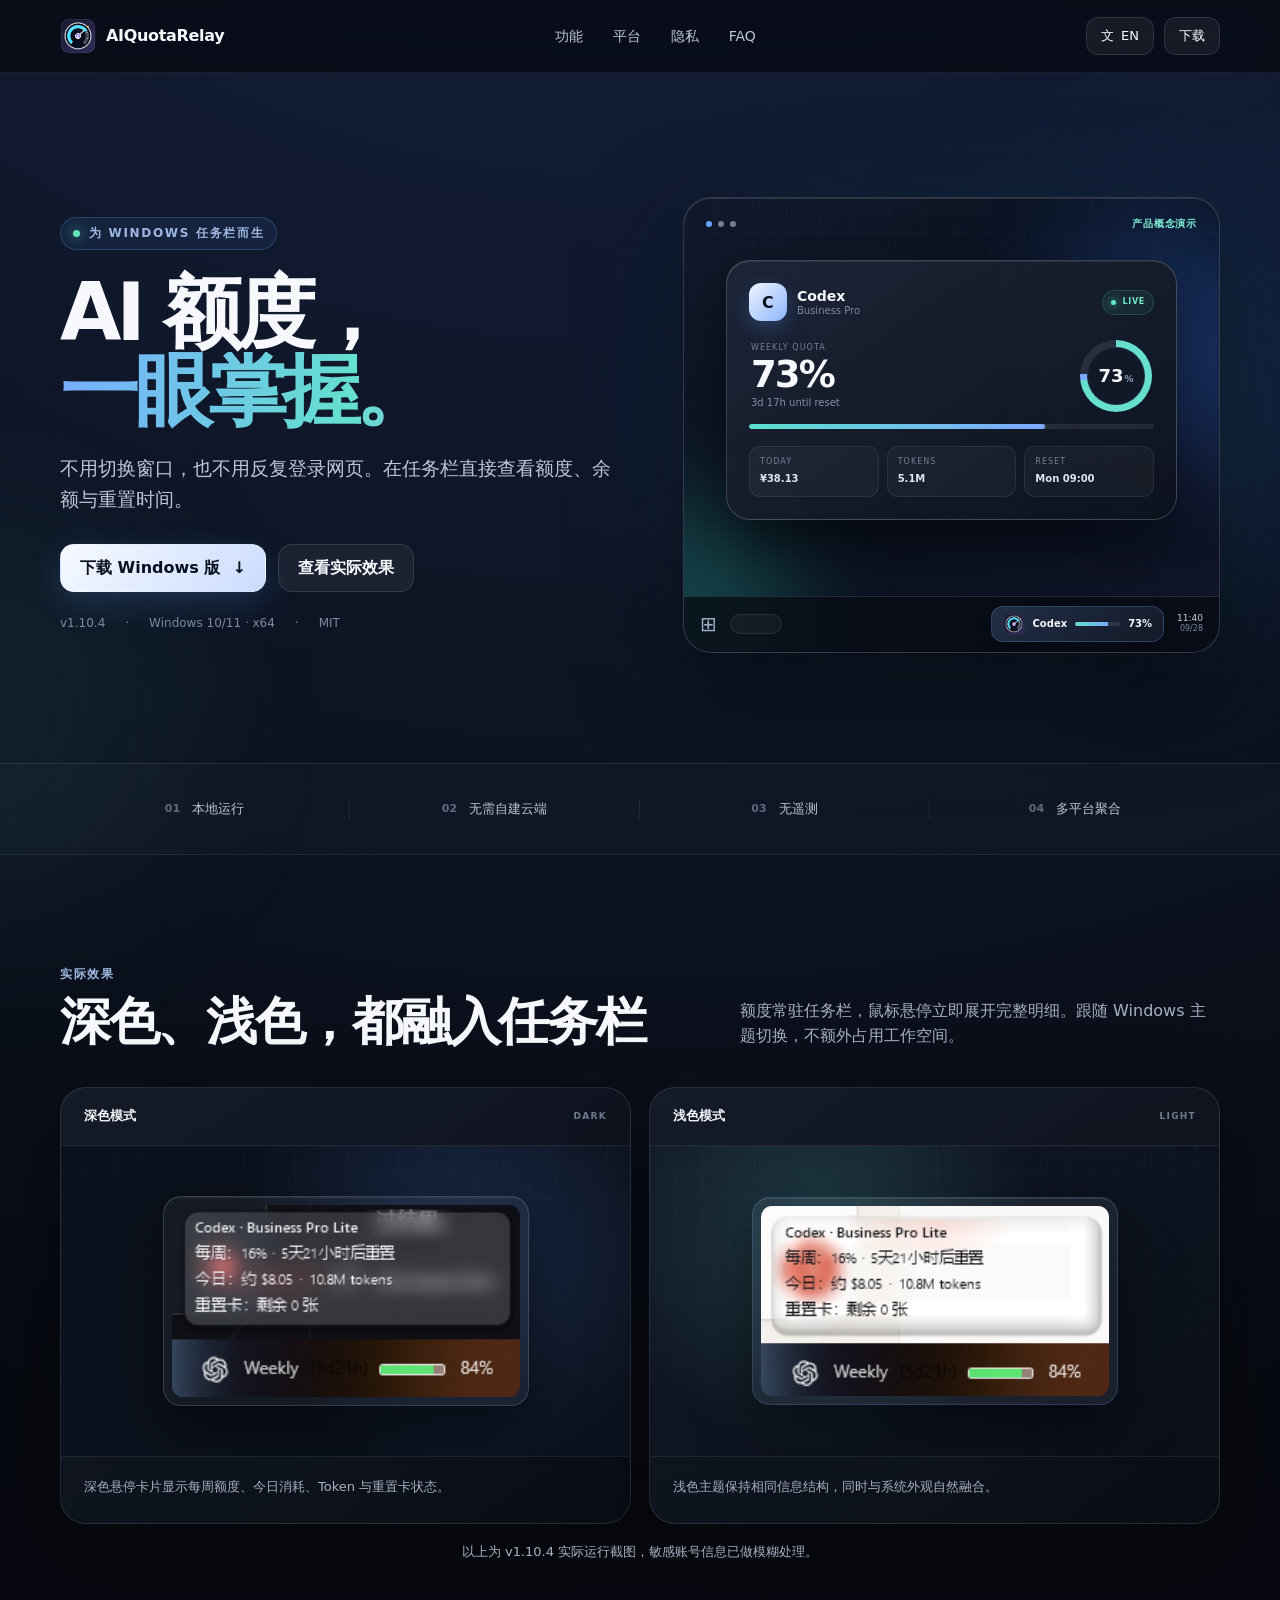
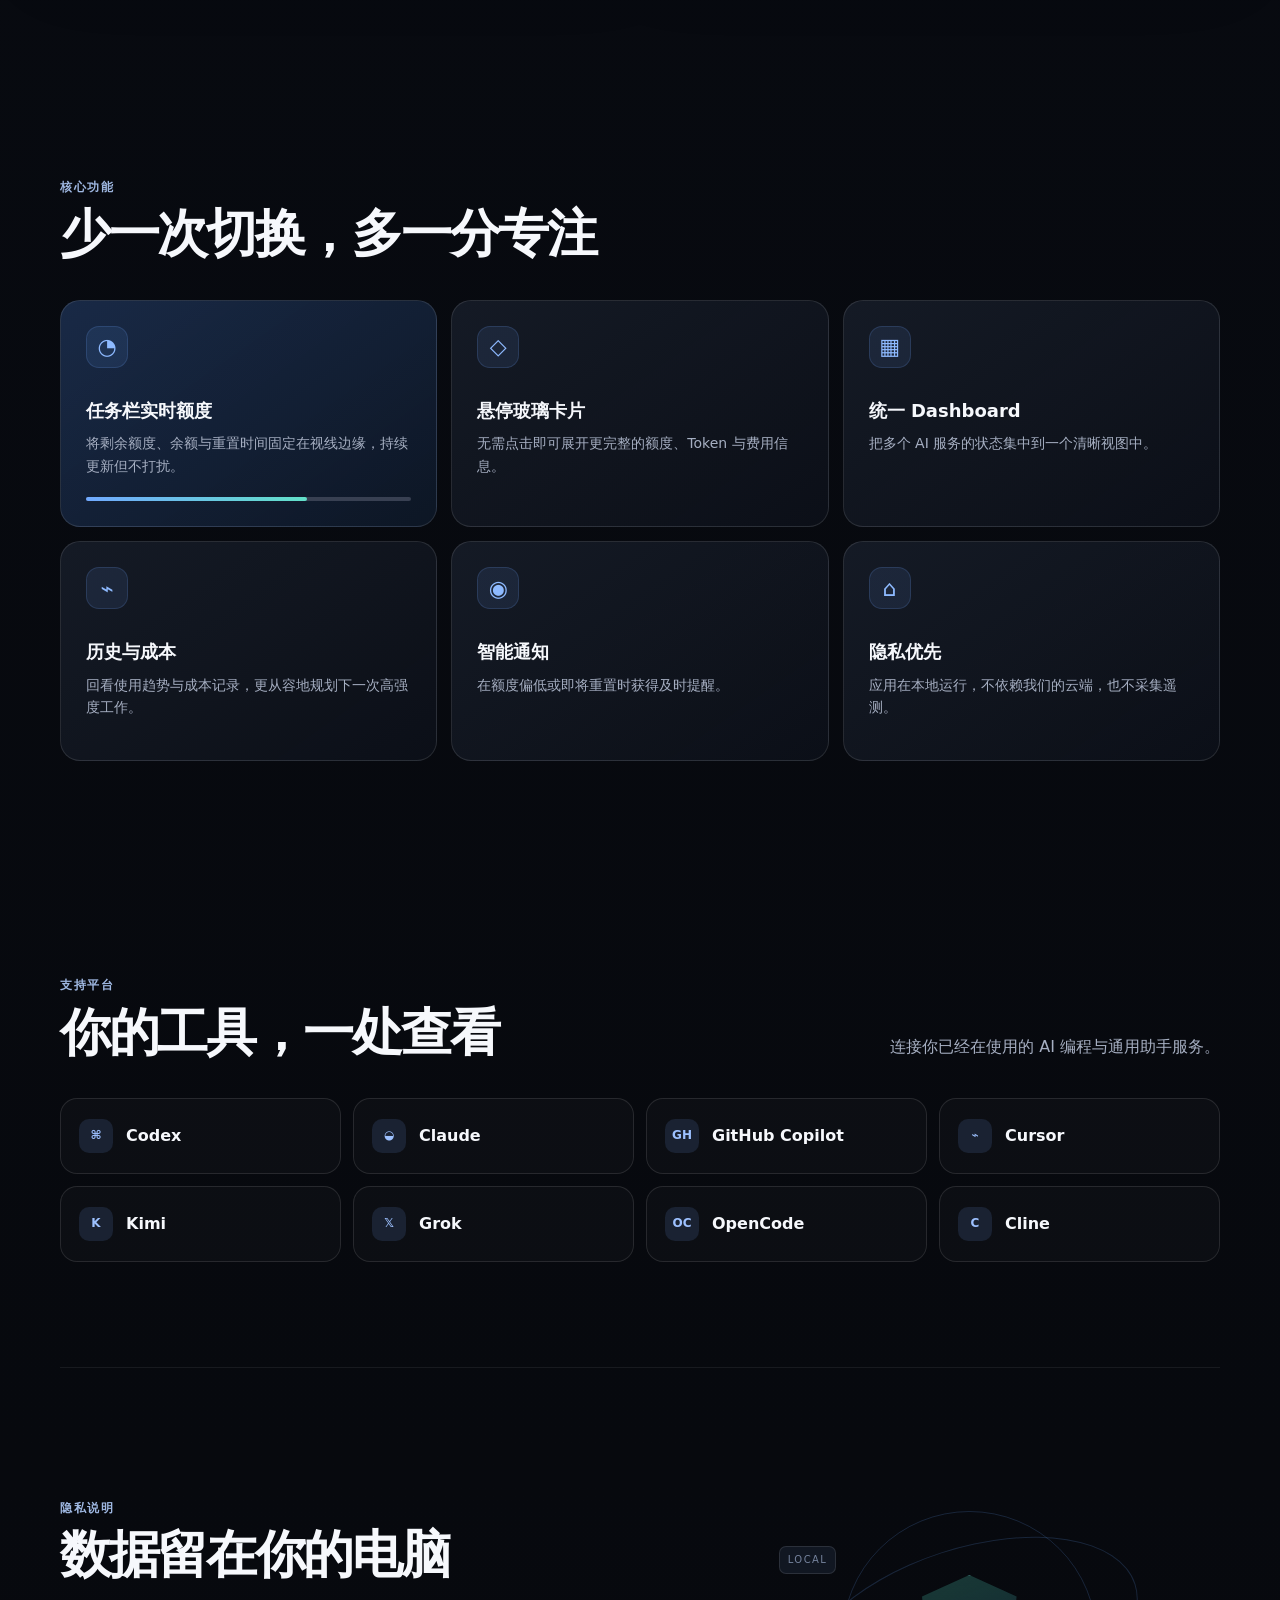
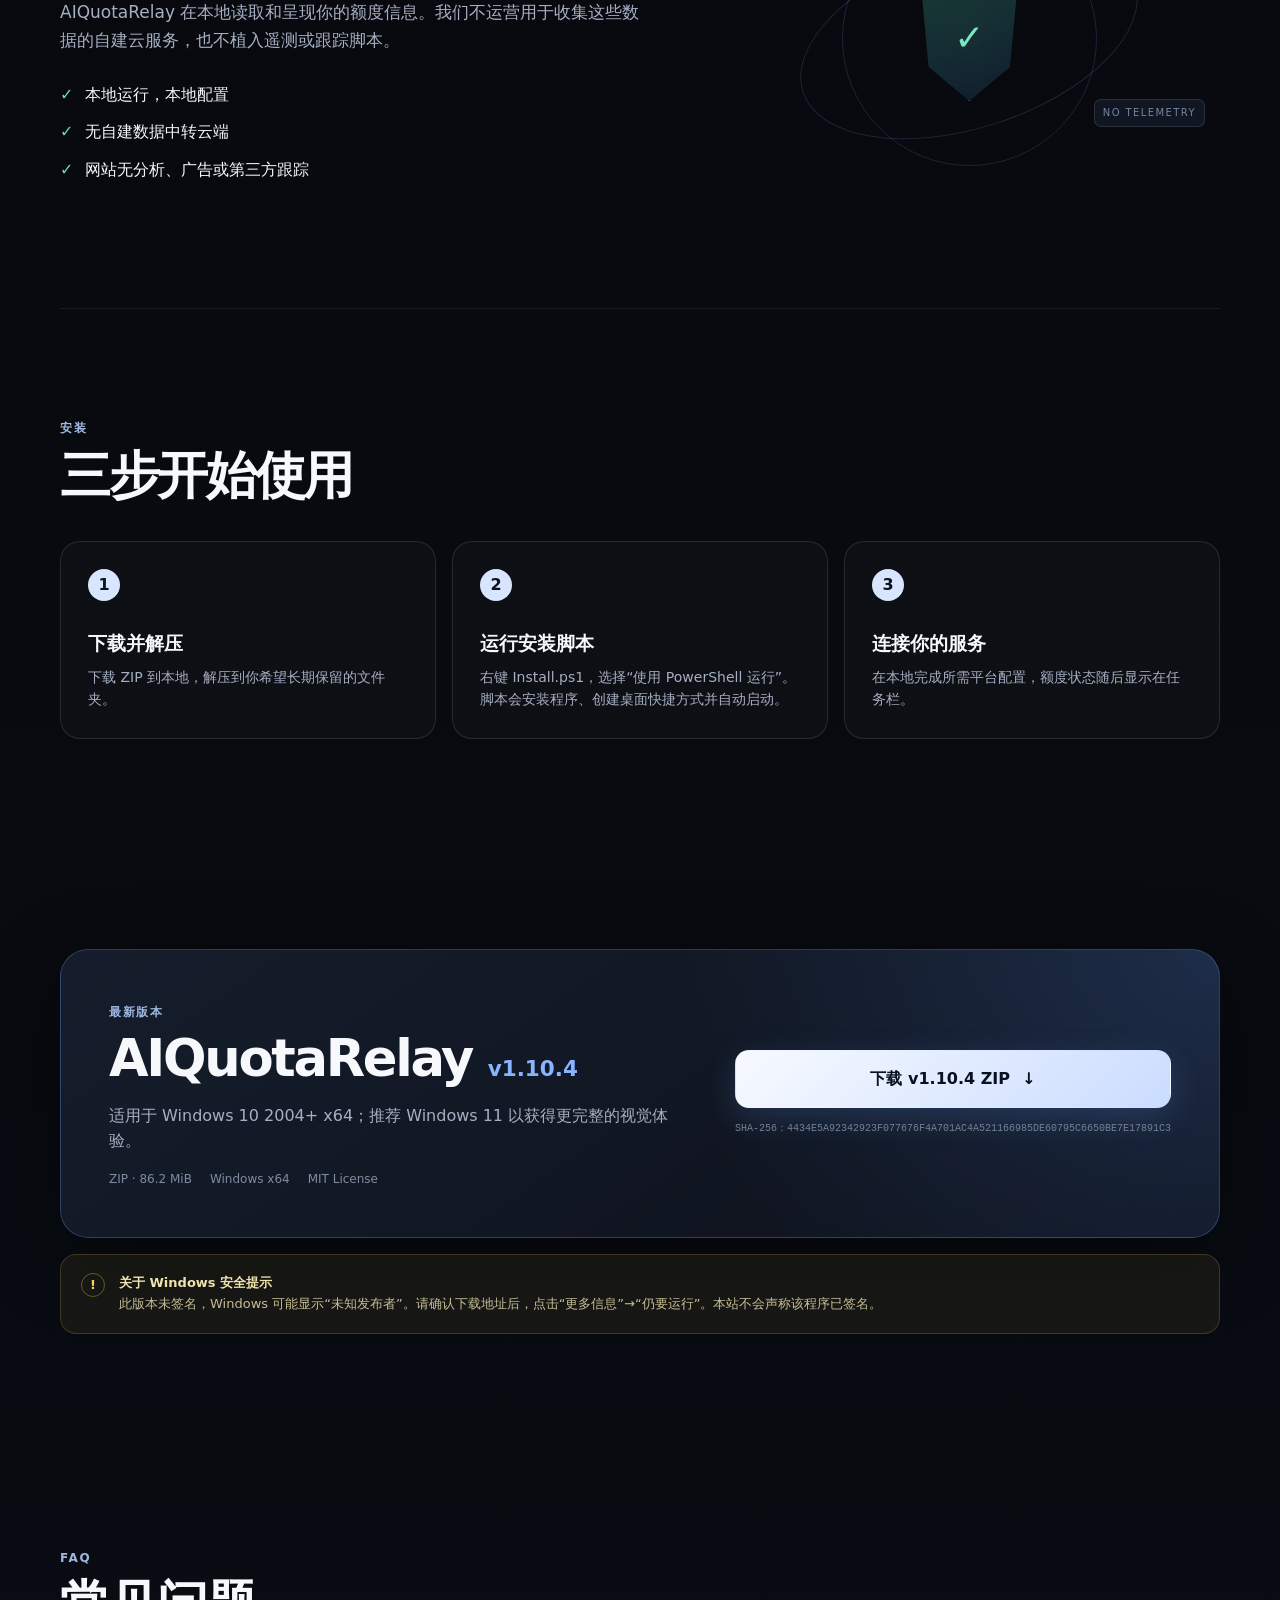
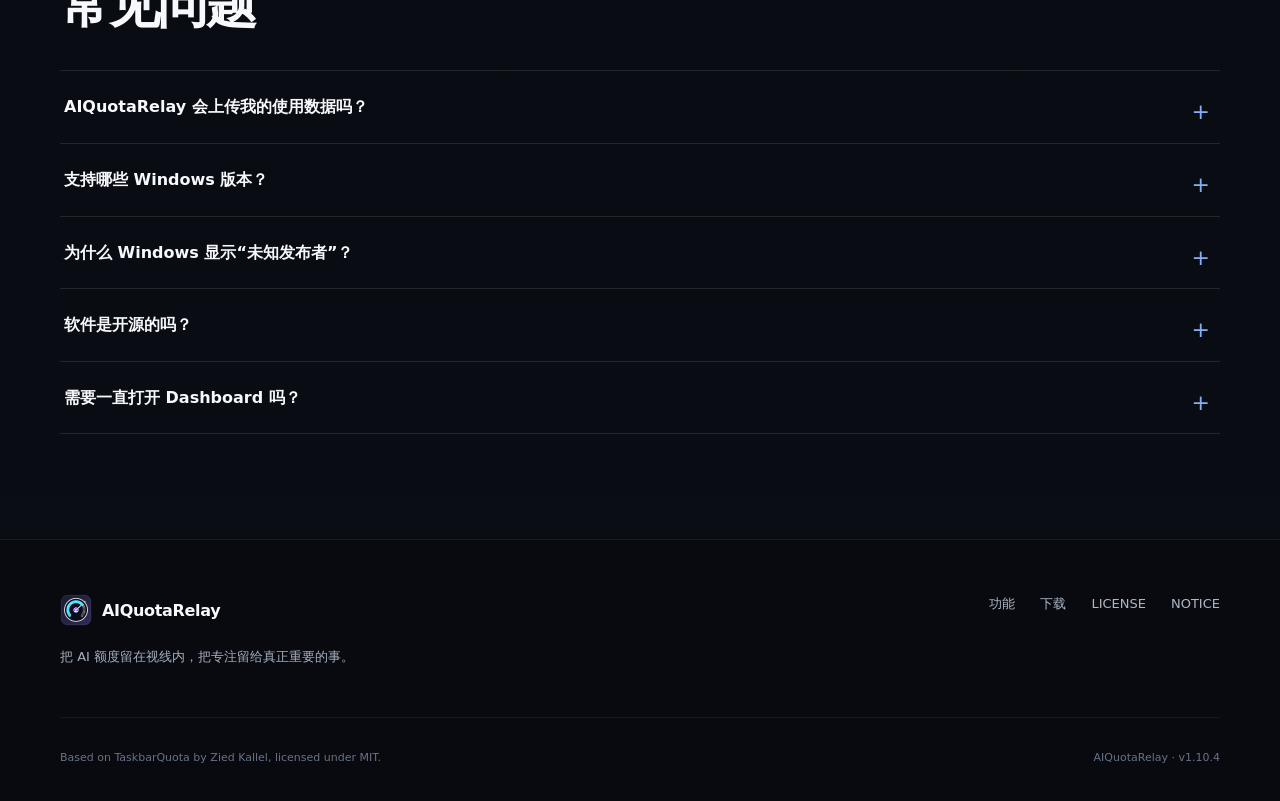
<file: index.html>
<!doctype html>
<html lang="zh-CN" data-lang="zh">
<head>
  <meta charset="utf-8">
  <meta name="viewport" content="width=device-width, initial-scale=1">
  <meta name="description" content="AIQuotaRelay — 在 Windows 任务栏直接查看 AI 编程工具额度、余额与重置时间。">
  <meta name="theme-color" content="#080b12">
  <title>AIQuotaRelay — AI 额度，一眼掌握</title>
  <link rel="icon" href="assets/AIQuotaRelay.ico" sizes="any">
  <link rel="apple-touch-icon" href="assets/AIQuotaRelay.png">
  <link rel="stylesheet" href="styles-v3.css">
  <script src="app-v3.js" defer></script>
</head>
<body>
  <a class="skip-link" href="#main" data-i18n="skip">跳到主要内容</a>
  <div class="ambient ambient-one" aria-hidden="true"></div><div class="ambient ambient-two" aria-hidden="true"></div>
  <header class="site-header">
    <nav class="nav shell" aria-label="主导航">
      <a class="brand" href="#top" aria-label="AIQuotaRelay 首页"><img src="assets/AIQuotaRelay.png" alt="" width="36" height="36"><span>AIQuotaRelay</span></a>
      <div class="nav-links">
        <a href="#features" data-i18n="navFeatures">功能</a><a href="#platforms" data-i18n="navPlatforms">平台</a><a href="#privacy" data-i18n="navPrivacy">隐私</a><a href="#faq">FAQ</a>
      </div>
      <div class="nav-actions"><button class="lang-toggle" type="button" aria-label="Switch to English"><span aria-hidden="true">文</span><span id="langLabel">EN</span></button><a class="nav-download" href="#download" data-i18n="navDownload">下载</a></div>
    </nav>
  </header>

  <main id="main">
    <section class="hero shell" id="top">
      <div class="hero-copy">
        <div class="eyebrow"><span class="status-dot"></span><span data-i18n="eyebrow">为 Windows 任务栏而生</span></div>
        <h1><span data-i18n="heroTitleA">AI 额度，</span><span class="gradient-text" data-i18n="heroTitleB">一眼掌握。</span></h1>
        <p class="hero-lead" data-i18n="heroLead">不用切换窗口，也不用反复登录网页。在任务栏直接查看额度、余额与重置时间。</p>
        <div class="hero-actions">
          <a class="button primary" href="https://github.com/Lanzier/AIQuotaRelay/releases/download/v1.10.4/AIQuotaRelay-v1.10.4-win-x64.zip" data-download><span data-i18n="downloadWin">下载 Windows 版</span><span aria-hidden="true">↓</span></a>
          <a class="button secondary" href="#demo" data-i18n="seeDemo">查看实际效果</a>
        </div>
        <div class="hero-meta"><span>v1.10.4</span><span>Windows 10/11 · x64</span><span>MIT</span></div>
      </div>
      <div class="hero-visual" aria-label="AIQuotaRelay 产品界面概念演示">
        <div class="window-glow"></div>
        <div class="mock-desktop hero-mock">
          <div class="mock-topline"><span><i></i><i></i><i></i></span><b data-i18n="liveData">产品概念演示</b></div>
          <div class="desktop-halo halo-a"></div><div class="desktop-halo halo-b"></div>
          <div class="quota-flyout">
            <div class="flyout-head"><div class="provider-badge">C</div><div><strong>Codex</strong><small>Business Pro</small></div><span class="live-pill"><i></i> LIVE</span></div>
            <div class="quota-overview"><div class="quota-copy"><span>WEEKLY QUOTA</span><strong>73%</strong><small>3d 17h until reset</small></div><div class="quota-ring"><span>73<small>%</small></span></div></div>
            <div class="quota-progress"><span></span></div>
            <div class="quota-metrics"><div><span>TODAY</span><b>¥38.13</b></div><div><span>TOKENS</span><b>5.1M</b></div><div><span>RESET</span><b>Mon 09:00</b></div></div>
          </div>
          <div class="mock-taskbar"><span class="windows-mark">⊞</span><span class="taskbar-search"></span><span class="taskbar-spacer"></span><span class="quota-chip"><img src="assets/AIQuotaRelay.png" alt="" width="22" height="22"><b>Codex</b><i><em></em></i><strong>73%</strong></span><span class="mock-clock">11:40<br><small>09/28</small></span></div>
        </div>
      </div>
    </section>

    <section class="trust-strip" aria-label="产品特性摘要"><div class="shell trust-grid">
      <span><b>01</b><i data-i18n="trustLocal">本地运行</i></span><span><b>02</b><i data-i18n="trustCloud">无需自建云端</i></span><span><b>03</b><i data-i18n="trustTelemetry">无遥测</i></span><span><b>04</b><i data-i18n="trustPlatforms">多平台聚合</i></span>
    </div></section>

    <section class="section shell" id="demo">
      <div class="section-heading"><div><span class="kicker" data-i18n="demoKicker">实际效果</span><h2 data-i18n="demoTitle">深色、浅色，都融入任务栏</h2></div><p data-i18n="demoLead">额度常驻任务栏，鼠标悬停立即展开完整明细。跟随 Windows 主题切换，不额外占用工作空间。</p></div>
      <div class="actual-grid">
        <figure class="actual-card">
          <div class="actual-label"><span data-i18n="demoCard1Title">深色模式</span><i>DARK</i></div>
          <div class="actual-stage actual-dark"><div class="actual-shot"><img src="assets/taskbar-actual-dark-v1.10.4.png" alt="AIQuotaRelay v1.10.4 深色模式实际运行截图" width="242" height="133" loading="lazy"></div></div>
          <figcaption data-i18n="demoCard1Body">深色悬停卡片显示每周额度、今日消耗、Token 与重置卡状态。</figcaption>
        </figure>
        <figure class="actual-card">
          <div class="actual-label"><span data-i18n="demoCard2Title">浅色模式</span><i>LIGHT</i></div>
          <div class="actual-stage actual-light"><div class="actual-shot"><img src="assets/taskbar-actual-light-v1.10.4.png" alt="AIQuotaRelay v1.10.4 浅色模式实际运行截图" width="244" height="133" loading="lazy"></div></div>
          <figcaption data-i18n="demoCard2Body">浅色主题保持相同信息结构，同时与系统外观自然融合。</figcaption>
        </figure>
      </div>
      <p class="image-note" data-i18n="imageNote">以上为 v1.10.4 实际运行截图，敏感账号信息已做模糊处理。</p>
    </section>

    <section class="section shell" id="features">
      <div class="section-heading"><div><span class="kicker" data-i18n="featuresKicker">核心功能</span><h2 data-i18n="featuresTitle">少一次切换，多一分专注</h2></div></div>
      <div class="feature-grid">
        <article class="feature featured"><div class="icon">◔</div><h3 data-i18n="f1t">任务栏实时额度</h3><p data-i18n="f1b">将剩余额度、余额与重置时间固定在视线边缘，持续更新但不打扰。</p><div class="mini-meter"><span></span></div></article>
        <article class="feature"><div class="icon">◇</div><h3 data-i18n="f2t">悬停玻璃卡片</h3><p data-i18n="f2b">无需点击即可展开更完整的额度、Token 与费用信息。</p></article>
        <article class="feature"><div class="icon">▦</div><h3 data-i18n="f3t">统一 Dashboard</h3><p data-i18n="f3b">把多个 AI 服务的状态集中到一个清晰视图中。</p></article>
        <article class="feature"><div class="icon">⌁</div><h3 data-i18n="f4t">历史与成本</h3><p data-i18n="f4b">回看使用趋势与成本记录，更从容地规划下一次高强度工作。</p></article>
        <article class="feature"><div class="icon">◉</div><h3 data-i18n="f5t">智能通知</h3><p data-i18n="f5b">在额度偏低或即将重置时获得及时提醒。</p></article>
        <article class="feature"><div class="icon">⌂</div><h3 data-i18n="f6t">隐私优先</h3><p data-i18n="f6b">应用在本地运行，不依赖我们的云端，也不采集遥测。</p></article>
      </div>
    </section>

    <section class="section shell" id="platforms">
      <div class="section-heading"><div><span class="kicker" data-i18n="platformKicker">支持平台</span><h2 data-i18n="platformTitle">你的工具，一处查看</h2></div><p data-i18n="platformLead">连接你已经在使用的 AI 编程与通用助手服务。</p></div>
      <div class="platform-list">
        <span><b>⌘</b>Codex</span><span><b>◒</b>Claude</span><span><b>GH</b>GitHub Copilot</span><span><b>⌁</b>Cursor</span><span><b>K</b>Kimi</span><span><b>𝕏</b>Grok</span><span><b>OC</b>OpenCode</span><span><b>C</b>Cline</span>
      </div>
    </section>

    <section class="section shell privacy" id="privacy">
      <div class="privacy-copy"><span class="kicker" data-i18n="privacyKicker">隐私说明</span><h2 data-i18n="privacyTitle">数据留在你的电脑</h2><p data-i18n="privacyLead">AIQuotaRelay 在本地读取和呈现你的额度信息。我们不运营用于收集这些数据的自建云服务，也不植入遥测或跟踪脚本。</p><ul><li data-i18n="p1">本地运行，本地配置</li><li data-i18n="p2">无自建数据中转云端</li><li data-i18n="p3">网站无分析、广告或第三方跟踪</li></ul></div>
      <div class="privacy-visual" aria-hidden="true"><div class="shield">✓</div><div class="orbit o1"></div><div class="orbit o2"></div><span class="pv-label pv-a">LOCAL</span><span class="pv-label pv-b">NO TELEMETRY</span></div>
    </section>

    <section class="section shell" id="install">
      <div class="section-heading"><div><span class="kicker" data-i18n="installKicker">安装</span><h2 data-i18n="installTitle">三步开始使用</h2></div></div>
      <ol class="steps">
        <li><span>1</span><div><h3 data-i18n="s1t">下载并解压</h3><p data-i18n="s1b">下载 ZIP 到本地，解压到你希望长期保留的文件夹。</p></div></li>
        <li><span>2</span><div><h3 data-i18n="s2t">运行安装脚本</h3><p data-i18n="s2b">右键 Install.ps1，选择“使用 PowerShell 运行”。脚本会安装程序、创建桌面快捷方式并自动启动。</p></div></li>
        <li><span>3</span><div><h3 data-i18n="s3t">连接你的服务</h3><p data-i18n="s3b">在本地完成所需平台配置，额度状态随后显示在任务栏。</p></div></li>
      </ol>
    </section>

    <section class="section shell" id="download">
      <div class="download-panel"><div><span class="kicker" data-i18n="downloadKicker">最新版本</span><h2>AIQuotaRelay <em>v1.10.4</em></h2><p data-i18n="downloadLead">适用于 Windows 10 2004+ x64；推荐 Windows 11 以获得更完整的视觉体验。</p><div class="release-facts"><span>ZIP · 86.2 MiB</span><span>Windows x64</span><span>MIT License</span></div></div>
        <div class="download-side"><a class="button primary big" href="https://github.com/Lanzier/AIQuotaRelay/releases/download/v1.10.4/AIQuotaRelay-v1.10.4-win-x64.zip" data-download><span data-i18n="downloadZip">下载 v1.10.4 ZIP</span><span aria-hidden="true">↓</span></a><code data-i18n="shaPending">SHA-256：4434E5A92342923F077676F4A701AC4A521166985DE60795C6650BE7E17891C3</code></div>
      </div>
      <div class="warning"><span aria-hidden="true">!</span><p><strong data-i18n="unsignedTitle">关于 Windows 安全提示</strong><br><span data-i18n="unsignedBody">此版本未签名，Windows 可能显示“未知发布者”。请确认下载地址后，点击“更多信息”→“仍要运行”。本站不会声称该程序已签名。</span></p></div>
    </section>

    <section class="section shell faq" id="faq">
      <div class="section-heading"><div><span class="kicker">FAQ</span><h2 data-i18n="faqTitle">常见问题</h2></div></div>
      <div class="faq-list">
        <details><summary data-i18n="q1">AIQuotaRelay 会上传我的使用数据吗？</summary><p data-i18n="a1">不会。应用在本地运行，不使用我们的云端中转，也不包含遥测。各服务的连接仍受其自身条款与接口约束。</p></details>
        <details><summary data-i18n="q2">支持哪些 Windows 版本？</summary><p data-i18n="a2">支持 Windows 10 2004 及以上版本的 x64 设备，推荐使用 Windows 11。</p></details>
        <details><summary data-i18n="q3">为什么 Windows 显示“未知发布者”？</summary><p data-i18n="a3">当前安装包未使用受信任的代码签名证书。确认文件来自本页列出的 GitHub Releases 地址后，可点击“更多信息”→“仍要运行”。</p></details>
        <details><summary data-i18n="q4">软件是开源的吗？</summary><p data-i18n="a4">本项目保留 MIT 许可与原作者署名。AIQuotaRelay 基于 Zied Kallel 的 TaskbarQuota，详情见 LICENSE 与 NOTICE。</p></details>
        <details><summary data-i18n="q5">需要一直打开 Dashboard 吗？</summary><p data-i18n="a5">不需要。日常状态可直接在任务栏查看，需要深入分析时再打开 Dashboard。</p></details>
      </div>
    </section>
  </main>

  <footer><div class="shell footer-grid"><div><a class="brand" href="#top"><img src="assets/AIQuotaRelay.png" alt="" width="32" height="32"><span>AIQuotaRelay</span></a><p data-i18n="footerTag">把 AI 额度留在视线内，把专注留给真正重要的事。</p></div><div class="footer-links"><a href="#features" data-i18n="navFeatures">功能</a><a href="#download" data-i18n="navDownload">下载</a><a href="license.html">LICENSE</a><a href="notice.html">NOTICE</a></div></div><div class="shell footer-bottom"><p>Based on TaskbarQuota by Zied Kallel, licensed under MIT.</p><p>AIQuotaRelay · v1.10.4</p></div></footer>
</body>
</html>
</file>
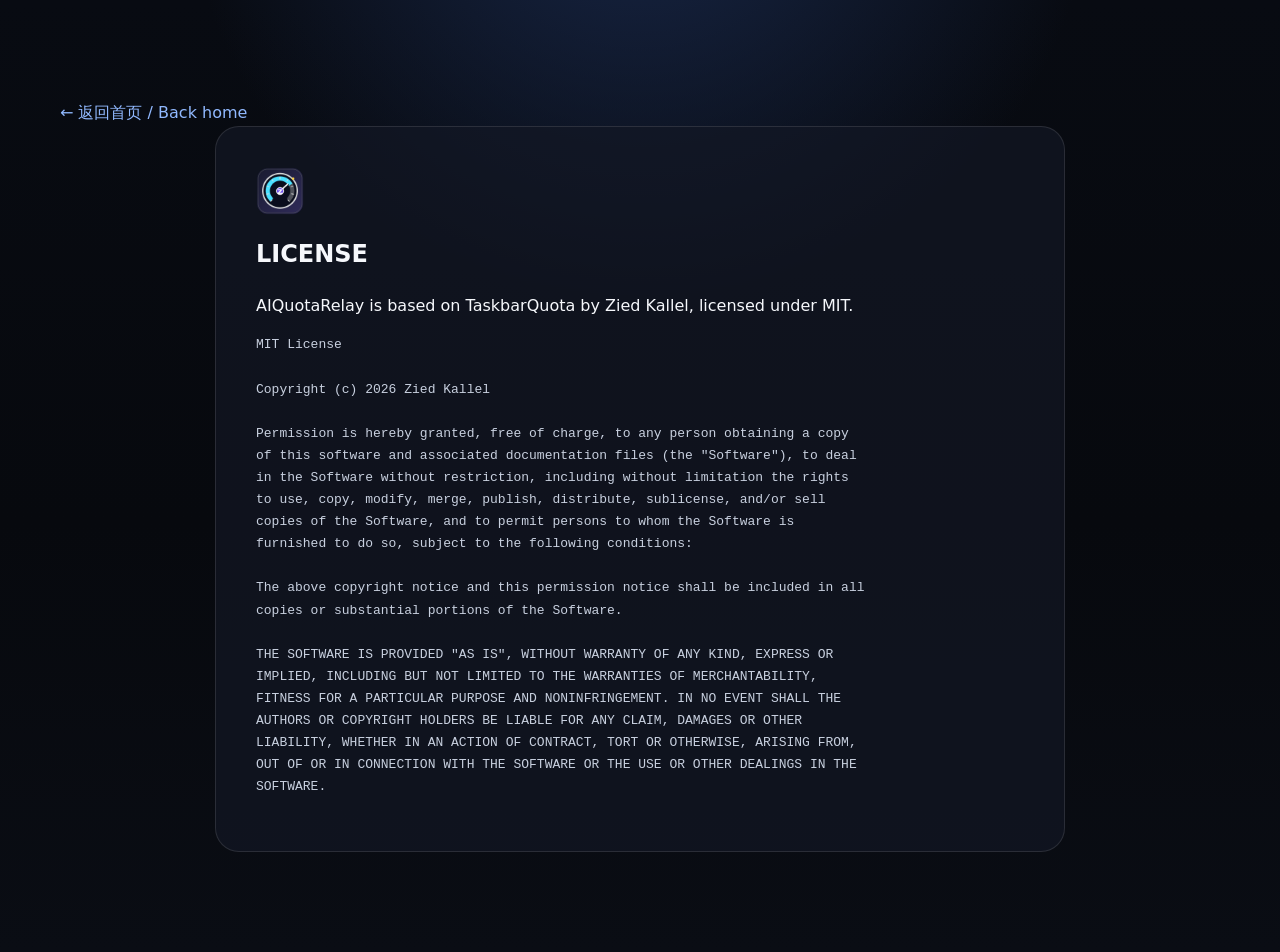
<file: license.html>
<!doctype html><html lang="zh-CN"><head><meta charset="utf-8"><meta name="viewport" content="width=device-width,initial-scale=1"><meta name="theme-color" content="#080b12"><title>LICENSE · AIQuotaRelay</title><link rel="icon" href="assets/AIQuotaRelay.ico"><link rel="stylesheet" href="styles-v3.css"></head><body class="legal-page"><main class="shell"><a class="back-link" href="index.html">← 返回首页 / Back home</a><article class="legal-card"><img src="assets/AIQuotaRelay.png" width="48" height="48" alt="AIQuotaRelay"><h1>LICENSE</h1><p>AIQuotaRelay is based on TaskbarQuota by Zied Kallel, licensed under MIT.</p><pre>MIT License

Copyright (c) 2026 Zied Kallel

Permission is hereby granted, free of charge, to any person obtaining a copy
of this software and associated documentation files (the "Software"), to deal
in the Software without restriction, including without limitation the rights
to use, copy, modify, merge, publish, distribute, sublicense, and/or sell
copies of the Software, and to permit persons to whom the Software is
furnished to do so, subject to the following conditions:

The above copyright notice and this permission notice shall be included in all
copies or substantial portions of the Software.

THE SOFTWARE IS PROVIDED "AS IS", WITHOUT WARRANTY OF ANY KIND, EXPRESS OR
IMPLIED, INCLUDING BUT NOT LIMITED TO THE WARRANTIES OF MERCHANTABILITY,
FITNESS FOR A PARTICULAR PURPOSE AND NONINFRINGEMENT. IN NO EVENT SHALL THE
AUTHORS OR COPYRIGHT HOLDERS BE LIABLE FOR ANY CLAIM, DAMAGES OR OTHER
LIABILITY, WHETHER IN AN ACTION OF CONTRACT, TORT OR OTHERWISE, ARISING FROM,
OUT OF OR IN CONNECTION WITH THE SOFTWARE OR THE USE OR OTHER DEALINGS IN THE
SOFTWARE.
</pre></article></main></body></html>
</file>
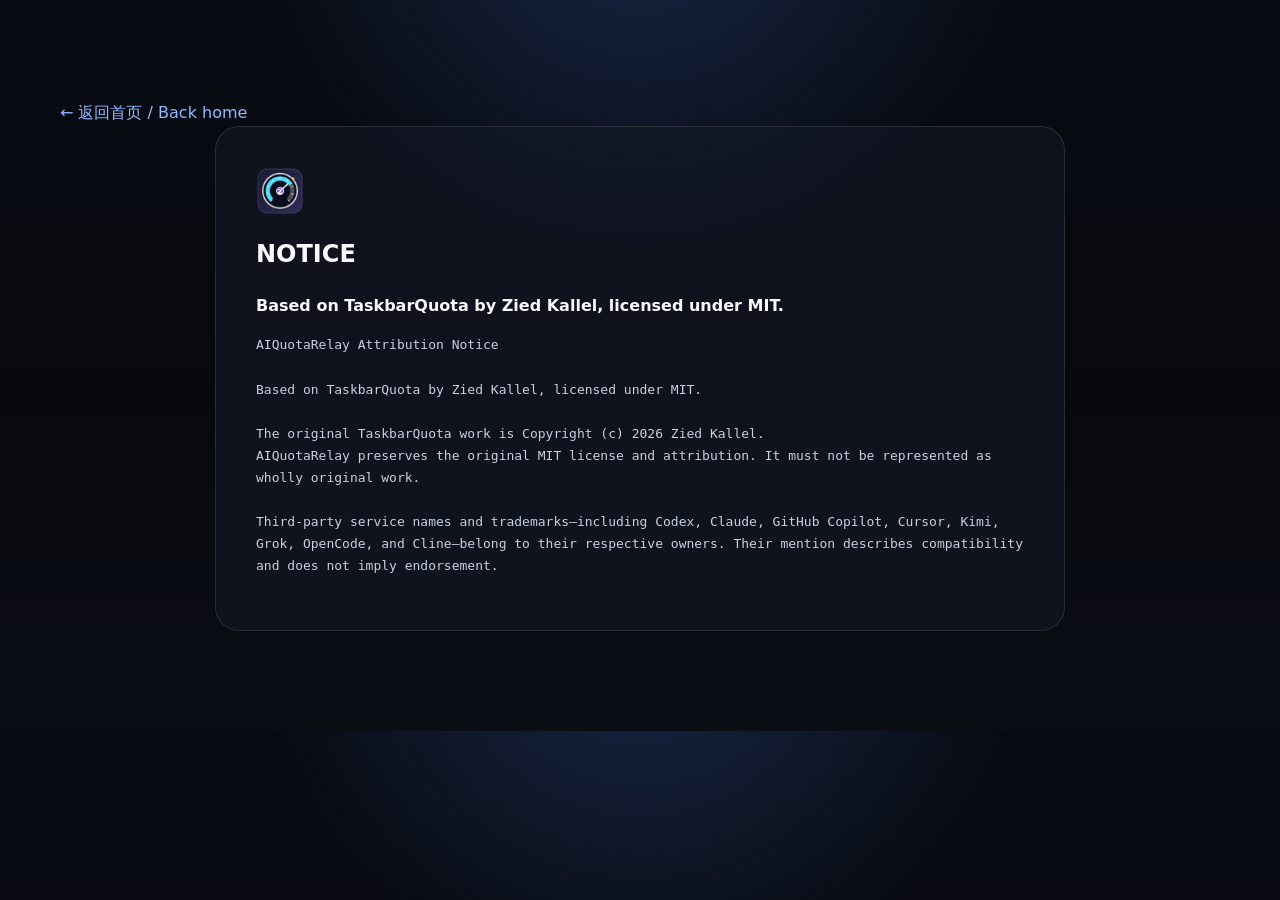
<file: notice.html>
<!doctype html><html lang="zh-CN"><head><meta charset="utf-8"><meta name="viewport" content="width=device-width,initial-scale=1"><meta name="theme-color" content="#080b12"><title>NOTICE · AIQuotaRelay</title><link rel="icon" href="assets/AIQuotaRelay.ico"><link rel="stylesheet" href="styles-v3.css"></head><body class="legal-page"><main class="shell"><a class="back-link" href="index.html">← 返回首页 / Back home</a><article class="legal-card"><img src="assets/AIQuotaRelay.png" width="48" height="48" alt="AIQuotaRelay"><h1>NOTICE</h1><p><strong>Based on TaskbarQuota by Zied Kallel, licensed under MIT.</strong></p><pre>AIQuotaRelay Attribution Notice

Based on TaskbarQuota by Zied Kallel, licensed under MIT.

The original TaskbarQuota work is Copyright (c) 2026 Zied Kallel.
AIQuotaRelay preserves the original MIT license and attribution. It must not be represented as wholly original work.

Third-party service names and trademarks—including Codex, Claude, GitHub Copilot, Cursor, Kimi, Grok, OpenCode, and Cline—belong to their respective owners. Their mention describes compatibility and does not imply endorsement.
</pre></article></main></body></html>
</file>
<file: styles-v3.css>
:root{--bg:#07090e;--bg2:#0d111b;--card:rgba(20,25,37,.68);--card2:#121824;--line:rgba(255,255,255,.11);--text:#f6f8fc;--muted:#a6afc2;--blue:#68a7ff;--cyan:#5ae0d0;--purple:#9d8cff;--yellow:#f7d25c;--radius:24px;--shadow:0 24px 80px rgba(0,0,0,.42)}*{box-sizing:border-box}html{scroll-behavior:smooth;scroll-padding-top:88px}body{margin:0;background:radial-gradient(circle at 50% -15%,#182748 0,transparent 36%),linear-gradient(180deg,#080b12 0,#07090e 55%,#0a0d14 100%);color:var(--text);font-family:"Segoe UI Variable","Segoe UI",system-ui,-apple-system,sans-serif;line-height:1.6;overflow-x:hidden}a{color:inherit;text-decoration:none}button,a{ -webkit-tap-highlight-color:transparent}img{max-width:100%;display:block}.shell{width:min(1160px,calc(100% - 40px));margin-inline:auto}.skip-link{position:fixed;top:8px;left:8px;z-index:99;background:white;color:#000;padding:8px 12px;border-radius:8px;transform:translateY(-150%)}.skip-link:focus{transform:none}.ambient{position:fixed;pointer-events:none;filter:blur(120px);opacity:.11;border-radius:50%;z-index:-1}.ambient-one{width:430px;height:430px;background:#347cff;top:16%;right:-160px}.ambient-two{width:320px;height:320px;background:#52e0c3;top:62%;left:-180px}.site-header{position:sticky;top:0;z-index:50;background:rgba(7,9,14,.72);backdrop-filter:blur(22px) saturate(1.3);border-bottom:1px solid rgba(255,255,255,.07)}.nav{height:72px;display:flex;align-items:center;justify-content:space-between;gap:24px}.brand{display:inline-flex;align-items:center;gap:10px;font-weight:720;letter-spacing:-.02em}.brand img{border-radius:8px}.nav-links{display:flex;gap:30px;color:#bec6d6;font-size:14px}.nav-links a:hover,.footer-links a:hover{color:white}.nav-actions{display:flex;gap:10px;align-items:center}.lang-toggle,.nav-download{border:1px solid var(--line);background:rgba(255,255,255,.06);color:white;height:38px;padding:0 14px;border-radius:12px;font:inherit;font-size:13px;cursor:pointer}.lang-toggle{display:flex;gap:7px;align-items:center}.lang-toggle:hover,.nav-download:hover{background:rgba(255,255,255,.11)}.nav-download{display:inline-flex;align-items:center}.hero{min-height:690px;display:grid;grid-template-columns:1.02fr .98fr;align-items:center;gap:64px;padding-block:92px 78px}.eyebrow,.kicker{color:#9fb8e2;text-transform:uppercase;letter-spacing:.14em;font-size:12px;font-weight:700}.eyebrow{display:inline-flex;gap:9px;align-items:center;padding:6px 12px;border:1px solid rgba(108,162,255,.24);border-radius:999px;background:rgba(74,126,215,.1)}.status-dot{width:7px;height:7px;border-radius:50%;background:#65e5b8;box-shadow:0 0 14px #65e5b8}.hero h1{font-size:clamp(52px,6.2vw,86px);line-height:.98;letter-spacing:-.065em;margin:24px 0}.gradient-text{display:block;background:linear-gradient(100deg,#78adff 0,#64dfd0 52%,#b09cff 100%);-webkit-background-clip:text;background-clip:text;color:transparent}.hero-lead{font-size:19px;color:#bdc6d7;max-width:590px;margin:0 0 30px}.hero-actions{display:flex;gap:12px;flex-wrap:wrap}.button{display:inline-flex;justify-content:center;align-items:center;gap:12px;min-height:48px;padding:0 19px;border-radius:14px;font-weight:650;border:1px solid transparent;transition:.2s transform,.2s background,.2s border-color}.button:hover{transform:translateY(-2px)}.button.primary{background:linear-gradient(135deg,#f7faff,#cadcff);color:#09111e;box-shadow:0 10px 32px rgba(104,167,255,.18)}.button.secondary{border-color:var(--line);background:rgba(255,255,255,.055)}.hero-meta{display:flex;gap:20px;color:#7f899d;font-size:12px;margin-top:22px;flex-wrap:wrap}.hero-meta span+span:before{content:"·";margin-right:20px}.hero-visual{position:relative;display:grid;place-items:center;min-width:0}.window-glow{position:absolute;width:88%;height:76%;background:linear-gradient(120deg,#397ce3,#37c8b8);filter:blur(80px);opacity:.24}.product-stage{position:relative;width:100%;padding:18px;border:1px solid rgba(255,255,255,.16);border-radius:26px;background:linear-gradient(145deg,rgba(34,41,57,.89),rgba(12,16,24,.84));box-shadow:0 38px 100px rgba(0,0,0,.5),inset 0 1px 0 rgba(255,255,255,.12);backdrop-filter:blur(18px);transform:perspective(900px) rotateY(-3deg) rotateX(1.5deg)}.stage-top{display:flex;justify-content:space-between;align-items:center;font-size:12px;color:#b7c0d2;margin-bottom:15px}.stage-app{display:flex;gap:8px;align-items:center}.stage-app img{border-radius:6px}.stage-live{color:#6fe0b7}.hero-shot{width:100%;border-radius:16px;image-rendering:auto;box-shadow:0 20px 45px rgba(0,0,0,.4)}.stage-caption{display:flex;justify-content:space-between;gap:12px;align-items:flex-end;margin-top:17px}.stage-caption strong{font-size:16px}.stage-caption span{color:var(--muted);font-size:12px}.trust-strip{border-block:1px solid rgba(255,255,255,.07);background:rgba(255,255,255,.018)}.trust-grid{display:grid;grid-template-columns:repeat(4,1fr);min-height:90px;align-items:center}.trust-grid span{display:flex;align-items:center;justify-content:center;gap:12px;border-right:1px solid rgba(255,255,255,.07)}.trust-grid span:last-child{border:0}.trust-grid b{color:#5f6b80;font-size:11px}.trust-grid i{font-style:normal;font-size:13px;color:#bdc5d3}.section{padding-block:105px}.section-heading{display:flex;justify-content:space-between;align-items:flex-end;gap:40px;margin-bottom:38px}.section-heading h2,.privacy h2,.download-panel h2{font-size:clamp(34px,4vw,54px);line-height:1.08;letter-spacing:-.045em;margin:8px 0 0}.section-heading p{max-width:480px;color:var(--muted);margin:0}.demo-grid{display:grid;grid-template-columns:1.25fr .75fr;gap:18px}.demo-card{margin:0;border:1px solid var(--line);border-radius:var(--radius);overflow:hidden;background:var(--card);box-shadow:var(--shadow)}.shot-wrap{min-height:300px;display:grid;place-items:center;padding:44px 30px;background:radial-gradient(circle at 68% 20%,rgba(92,128,204,.2),transparent 50%),#0b0e15}.shot-wrap.colorful{background:linear-gradient(135deg,#101a37,#0d4e55 58%,#16162d)}.shot-wrap img{width:min(100%,520px);border-radius:10px;box-shadow:0 22px 50px #000}.demo-card:not(.demo-main) .shot-wrap img{width:min(100%,336px)}.demo-card figcaption{display:grid;gap:4px;padding:22px 24px}.demo-card figcaption span,.image-note{color:var(--muted);font-size:13px}.image-note{text-align:center;margin:18px 0 0}.feature-grid{display:grid;grid-template-columns:repeat(3,1fr);gap:14px}.feature{min-height:220px;padding:25px;border:1px solid var(--line);border-radius:20px;background:linear-gradient(145deg,rgba(25,31,44,.78),rgba(14,18,27,.72));transition:.2s border-color,.2s transform}.feature:hover{transform:translateY(-3px);border-color:rgba(125,170,245,.34)}.feature.featured{background:linear-gradient(145deg,rgba(43,74,125,.5),rgba(15,26,43,.78))}.feature .icon{font-size:22px;color:#8ebaff;width:42px;height:42px;display:grid;place-items:center;border-radius:13px;background:rgba(112,165,255,.1);border:1px solid rgba(112,165,255,.17)}.feature h3{font-size:18px;margin:29px 0 7px}.feature p{margin:0;color:var(--muted);font-size:14px}.mini-meter{height:4px;background:#384052;border-radius:4px;margin-top:20px}.mini-meter span{display:block;width:68%;height:100%;background:linear-gradient(90deg,#70a9ff,#62e0c9);border-radius:inherit}.platform-list{display:grid;grid-template-columns:repeat(4,1fr);gap:12px}.platform-list span{height:76px;display:flex;align-items:center;gap:13px;padding:0 18px;border:1px solid var(--line);border-radius:17px;background:rgba(255,255,255,.025);font-weight:600}.platform-list b{display:grid;place-items:center;width:34px;height:34px;border-radius:10px;background:#1a2232;color:#9dc1ff;font-size:12px}.privacy{display:grid;grid-template-columns:1.08fr .92fr;gap:70px;align-items:center;border-block:1px solid rgba(255,255,255,.07)}.privacy-copy>p{color:var(--muted);font-size:17px;max-width:620px}.privacy ul{list-style:none;padding:0;margin:28px 0 0;display:grid;gap:12px}.privacy li:before{content:"✓";color:#62dfb8;margin-right:12px}.privacy-visual{position:relative;min-height:330px;display:grid;place-items:center}.shield{width:110px;height:126px;display:grid;place-items:center;font-size:36px;color:#7ce6bf;background:linear-gradient(160deg,rgba(85,225,188,.22),rgba(70,121,218,.14));border:1px solid rgba(105,226,193,.35);clip-path:polygon(50% 0,93% 17%,87% 73%,50% 100%,13% 73%,7% 17%);filter:drop-shadow(0 0 35px rgba(78,214,179,.22))}.orbit{position:absolute;border:1px solid rgba(108,164,255,.18);border-radius:50%}.o1{width:255px;height:255px}.o2{width:350px;height:180px;transform:rotate(-18deg)}.pv-label{position:absolute;font-size:10px;letter-spacing:.14em;color:#75839d;background:#111722;border:1px solid var(--line);border-radius:7px;padding:5px 8px}.pv-a{top:22%;left:12%}.pv-b{right:3%;bottom:23%}.steps{counter-reset:item;list-style:none;padding:0;margin:0;display:grid;grid-template-columns:repeat(3,1fr);gap:16px}.steps li{padding:27px;border:1px solid var(--line);border-radius:20px;background:rgba(255,255,255,.025)}.steps li>span{display:grid;place-items:center;width:32px;height:32px;border-radius:50%;background:#d8e5ff;color:#0b1220;font-weight:800}.steps h3{margin:28px 0 7px}.steps p{margin:0;color:var(--muted);font-size:14px}.download-panel{display:grid;grid-template-columns:1fr auto;gap:50px;align-items:center;padding:48px;border:1px solid rgba(113,163,245,.27);border-radius:28px;background:radial-gradient(circle at 100% 0,rgba(81,133,221,.22),transparent 45%),linear-gradient(145deg,#151d2c,#0d111a);box-shadow:var(--shadow)}.download-panel h2 em{font-style:normal;color:#87b3ff;font-size:.42em;letter-spacing:0}.download-panel p{color:var(--muted);max-width:650px}.release-facts{display:flex;gap:18px;flex-wrap:wrap;font-size:12px;color:#7f8ba0}.download-side{min-width:310px;display:grid;gap:13px}.button.big{min-height:58px}.download-side code{font-family:ui-monospace,Consolas,monospace;text-align:center;color:#758196;font-size:10px;overflow-wrap:anywhere}.warning{display:flex;gap:14px;align-items:flex-start;margin-top:16px;padding:18px 20px;border:1px solid rgba(247,210,92,.18);background:rgba(247,210,92,.06);border-radius:16px;color:#c6bd96;font-size:13px}.warning>span{flex:0 0 24px;height:24px;display:grid;place-items:center;border:1px solid rgba(247,210,92,.35);border-radius:50%;color:var(--yellow);font-weight:800}.warning p{margin:0}.warning strong{color:#f0e4ad}.faq-list{border-top:1px solid var(--line)}details{border-bottom:1px solid var(--line);padding:0 4px}summary{cursor:pointer;list-style:none;padding:23px 36px 23px 0;font-weight:650;position:relative}summary::-webkit-details-marker{display:none}summary:after{content:"+";position:absolute;right:6px;color:#86aff3;font-size:22px;font-weight:300}details[open] summary:after{content:"−"}details p{color:var(--muted);margin:-5px 0 23px;max-width:850px}footer{border-top:1px solid rgba(255,255,255,.08);padding:54px 0 24px;background:#080a0f}.footer-grid{display:flex;justify-content:space-between;gap:30px}.footer-grid p{color:var(--muted);font-size:13px;max-width:430px}.footer-links{display:flex;gap:25px;color:#aeb7c8;font-size:13px}.footer-bottom{display:flex;justify-content:space-between;gap:20px;border-top:1px solid rgba(255,255,255,.06);margin-top:36px;padding-top:20px;color:#687287;font-size:11px}.legal-page main{padding:100px 0}.legal-card{max-width:850px;margin:auto;border:1px solid var(--line);background:var(--card);border-radius:24px;padding:40px}.legal-card pre{white-space:pre-wrap;color:#c8d0df;font:13px/1.7 ui-monospace,Consolas,monospace}.back-link{color:#91b9ff}.not-found{min-height:100vh;display:grid;place-items:center;text-align:center;padding:30px}.not-found h1{font-size:90px;margin:0;letter-spacing:-.07em}.not-found p{color:var(--muted)}
@media(max-width:900px){.nav-links{display:none}.hero{grid-template-columns:1fr;min-height:auto;padding-top:70px;gap:54px}.hero-copy{text-align:center}.eyebrow{margin:auto}.hero-lead{margin-inline:auto}.hero-actions,.hero-meta{justify-content:center}.product-stage{max-width:600px}.trust-grid{grid-template-columns:repeat(2,1fr)}.trust-grid span{min-height:64px}.trust-grid span:nth-child(2){border-right:0}.trust-grid span:nth-child(-n+2){border-bottom:1px solid rgba(255,255,255,.07)}.section{padding-block:80px}.demo-grid,.privacy{grid-template-columns:1fr}.feature-grid{grid-template-columns:repeat(2,1fr)}.platform-list{grid-template-columns:repeat(2,1fr)}.steps{grid-template-columns:1fr}.download-panel{grid-template-columns:1fr}.download-side{min-width:0}.privacy{gap:30px}.section-heading{align-items:flex-start;flex-direction:column}.footer-grid{flex-direction:column}}
@media(max-width:560px){.shell{width:min(100% - 28px,1160px)}.site-header .shell{width:calc(100% - 24px)}.nav{height:64px}.brand{font-size:14px}.brand img{width:30px;height:30px}.nav-download{display:none}.hero{padding-block:55px 52px;gap:42px}.hero h1{font-size:48px}.hero-lead{font-size:16px}.button{width:100%}.hero-meta{gap:8px 12px}.hero-meta span+span:before{margin-right:12px}.product-stage{padding:12px;border-radius:19px;transform:none}.stage-top{margin-bottom:10px}.stage-live{display:none}.hero-shot{border-radius:10px}.stage-caption{display:grid;gap:1px;text-align:left}.trust-grid i{font-size:12px}.section{padding-block:68px}.section-heading{gap:12px;margin-bottom:26px}.section-heading h2,.privacy h2,.download-panel h2{font-size:36px}.demo-grid,.feature-grid{grid-template-columns:1fr}.shot-wrap{min-height:220px;padding:30px 16px}.feature{min-height:190px}.platform-list{grid-template-columns:1fr 1fr;gap:8px}.platform-list span{height:64px;padding:0 11px;font-size:13px}.platform-list b{width:30px;height:30px}.privacy-visual{min-height:260px;overflow:hidden}.o2{width:290px}.steps li{padding:22px}.download-panel{padding:26px 20px;gap:28px;border-radius:22px}.release-facts{gap:7px 12px}.warning{padding:16px}.footer-links{display:grid;grid-template-columns:1fr 1fr;gap:12px 30px}.footer-bottom{flex-direction:column;gap:4px}.legal-card{padding:24px 18px}.legal-page main{padding:70px 0}}
@media(prefers-reduced-motion:reduce){html{scroll-behavior:auto}.button,.feature{transition:none}}

/* CSS-rendered product concept — intentionally not a screenshot */
.mock-desktop{position:relative;width:100%;aspect-ratio:1.18;min-height:420px;overflow:hidden;border:1px solid rgba(255,255,255,.16);border-radius:28px;background:linear-gradient(145deg,#111a2d 0,#09101d 50%,#11152a 100%);box-shadow:0 38px 100px rgba(0,0,0,.52),inset 0 1px 0 rgba(255,255,255,.1)}.mock-desktop:before{content:"";position:absolute;inset:0;background-image:linear-gradient(rgba(255,255,255,.025) 1px,transparent 1px),linear-gradient(90deg,rgba(255,255,255,.025) 1px,transparent 1px);background-size:34px 34px;mask-image:linear-gradient(to bottom,#000,transparent 82%)}.mock-topline{position:absolute;z-index:3;top:18px;left:22px;right:22px;display:flex;align-items:center;justify-content:space-between;color:#83f1d7;font-size:10px;letter-spacing:.08em}.mock-topline>span{display:flex;gap:6px}.mock-topline i{width:6px;height:6px;border-radius:50%;background:#738096}.mock-topline i:first-child{background:#68a7ff}.mock-topline b{font-weight:650}.desktop-halo{position:absolute;border-radius:50%;filter:blur(55px);opacity:.28}.halo-a{width:250px;height:250px;background:#397cff;right:-70px;top:20px}.halo-b{width:210px;height:210px;background:#37d5c3;left:-100px;bottom:-60px}.quota-flyout{position:absolute;z-index:4;top:62px;left:42px;right:42px;padding:22px;border:1px solid rgba(255,255,255,.18);border-radius:24px;background:linear-gradient(145deg,rgba(30,39,57,.91),rgba(13,18,28,.94));box-shadow:0 22px 55px rgba(0,0,0,.52),inset 0 1px 0 rgba(255,255,255,.09);backdrop-filter:blur(22px)}.flyout-head{display:flex;align-items:center;gap:10px}.flyout-head>div:nth-child(2){display:grid;line-height:1.18}.flyout-head strong{font-size:14px}.flyout-head small{font-size:10px;color:#7e8aa0}.provider-badge{width:38px;height:38px;display:grid;place-items:center;border-radius:12px;background:linear-gradient(135deg,#eff5ff,#8bb5ff);color:#07101e;font-weight:900;box-shadow:0 7px 20px rgba(87,148,255,.26)}.provider-badge.small{width:27px;height:27px;border-radius:9px;font-size:11px}.live-pill{margin-left:auto;display:flex;align-items:center;gap:6px;padding:5px 8px;border:1px solid rgba(89,225,190,.18);border-radius:999px;background:rgba(69,221,183,.07);color:#72e7c6;font-size:8px;font-weight:800;letter-spacing:.09em}.live-pill i{width:5px;height:5px;border-radius:50%;background:#66e9c3;box-shadow:0 0 9px #66e9c3}.quota-overview{display:flex;justify-content:space-between;align-items:center;margin:19px 2px 12px}.quota-copy{display:grid}.quota-copy>span,.quota-metrics span{font-size:8px;letter-spacing:.13em;color:#728198}.quota-copy>strong{font-size:37px;line-height:1.08;letter-spacing:-.05em}.quota-copy>small{font-size:10px;color:#8290a5}.quota-ring{position:relative;width:72px;height:72px;border-radius:50%;display:grid;place-items:center;background:conic-gradient(#66dfcf 0 73%,#79aaff 73% 76%,rgba(255,255,255,.09) 76%)}.quota-ring:before{content:"";position:absolute;inset:7px;border-radius:50%;background:#111827;box-shadow:inset 0 0 0 1px rgba(255,255,255,.07)}.quota-ring span{position:relative;font-weight:800;font-size:18px}.quota-ring small{font-size:9px;color:#8da0ba;margin-left:1px}.quota-progress{height:5px;border-radius:999px;background:rgba(255,255,255,.08);overflow:hidden}.quota-progress span{display:block;width:73%;height:100%;border-radius:inherit;background:linear-gradient(90deg,#5be1cf,#7ea8ff);box-shadow:0 0 18px rgba(89,220,204,.42)}.quota-metrics{display:grid;grid-template-columns:repeat(3,1fr);gap:8px;margin-top:17px}.quota-metrics>div{display:grid;gap:2px;padding:9px 10px;border:1px solid rgba(255,255,255,.07);border-radius:11px;background:rgba(255,255,255,.035)}.quota-metrics b{font-size:10px;font-weight:650;color:#dce5f5}.mock-taskbar{position:absolute;z-index:5;left:0;right:0;bottom:0;height:56px;display:flex;align-items:center;gap:13px;padding:0 16px;border-top:1px solid rgba(255,255,255,.12);background:rgba(8,12,20,.78);backdrop-filter:blur(24px)}.windows-mark{font-size:20px;color:#9faec4}.taskbar-search{width:52px;height:20px;border:1px solid rgba(255,255,255,.09);border-radius:999px;background:rgba(255,255,255,.04)}.taskbar-spacer{flex:1}.quota-chip{display:flex;align-items:center;gap:8px;height:36px;padding:0 11px;border:1px solid rgba(116,166,255,.24);border-radius:12px;background:linear-gradient(145deg,rgba(36,51,76,.92),rgba(20,27,41,.92));box-shadow:0 8px 20px rgba(0,0,0,.24)}.quota-chip img{border-radius:6px}.quota-chip b,.quota-chip strong{font-size:10px}.quota-chip i{width:45px;height:4px;border-radius:6px;background:rgba(255,255,255,.1);overflow:hidden}.quota-chip em{display:block;width:73%;height:100%;background:linear-gradient(90deg,#60dfce,#78a9ff)}.mock-clock{font-size:9px;text-align:right;line-height:1.1;color:#c8d0de}.mock-clock small{font-size:8px;color:#7e899b}
.concept-grid{display:grid;grid-template-columns:1.08fr .92fr;gap:18px}.concept-card{position:relative;overflow:hidden;margin:0;border:1px solid var(--line);border-radius:26px;background:linear-gradient(145deg,rgba(23,30,44,.85),rgba(10,14,22,.9));box-shadow:var(--shadow)}.concept-label{height:56px;display:flex;align-items:center;justify-content:space-between;padding:0 22px;border-bottom:1px solid rgba(255,255,255,.07);font-size:13px;font-weight:650}.concept-label i{font-style:normal;color:#66748a;font-size:10px}.concept-card>p{min-height:64px;margin:0;padding:19px 22px;color:var(--muted);font-size:13px;border-top:1px solid rgba(255,255,255,.07)}.concept-workspace{position:relative;height:300px;overflow:hidden;background:linear-gradient(135deg,#0d1423,#14243c 52%,#101628)}.concept-workspace:before{content:"";position:absolute;inset:0;background-image:radial-gradient(rgba(255,255,255,.08) 1px,transparent 1px);background-size:22px 22px;opacity:.25}.concept-glow{position:absolute;width:250px;height:250px;right:-50px;top:-80px;border-radius:50%;background:#3788ff;filter:blur(70px);opacity:.25}.mini-flyout{position:absolute;z-index:2;left:50%;top:28px;width:min(80%,360px);transform:translateX(-50%);padding:16px 17px;border:1px solid rgba(255,255,255,.17);border-radius:18px;background:rgba(18,25,38,.88);box-shadow:0 18px 40px rgba(0,0,0,.42);backdrop-filter:blur(16px)}.mini-flyout header{display:flex;align-items:center;gap:8px}.mini-flyout header b{font-size:12px}.mini-flyout header em{margin-left:auto;color:#68dfc1;font-style:normal;font-size:7px;letter-spacing:.1em}.mini-flyout>div{display:flex;align-items:baseline;gap:9px;margin:18px 0 9px}.mini-flyout>div strong{font-size:29px;letter-spacing:-.05em}.mini-flyout>div span{font-size:10px;color:#7f8ca1}.mini-line{display:block;height:5px;border-radius:9px;background:rgba(255,255,255,.09);overflow:hidden}.mini-line u{display:block;width:73%;height:100%;background:linear-gradient(90deg,#5bdcc9,#80a8ff)}.mini-flyout footer{display:flex;justify-content:space-between;margin-top:11px;color:#8290a4;font-size:8px}.mini-taskbar{position:absolute;z-index:3;left:0;right:0;bottom:0;height:54px;display:flex;align-items:center;gap:12px;padding:0 16px;border-top:1px solid rgba(255,255,255,.11);background:rgba(7,10,17,.78);backdrop-filter:blur(20px)}.mini-taskbar>span{font-size:18px}.mini-taskbar>i{width:42px;height:19px;border-radius:20px;background:rgba(255,255,255,.07)}.mini-taskbar>b{margin-left:auto;display:flex;align-items:center;gap:7px;padding:7px 10px;border:1px solid rgba(113,168,255,.22);border-radius:10px;background:rgba(37,49,70,.82);font-size:9px}.mini-taskbar img{border-radius:5px}.mini-taskbar em{font-style:normal;color:#75e2c8}.mini-taskbar small{font-size:8px;color:#9aa6b8}.dash-ui{height:300px;padding:18px 19px;background:radial-gradient(circle at 100% 0,rgba(76,135,231,.18),transparent 42%),#0c111a}.dash-ui header{display:flex;align-items:center;justify-content:space-between}.dash-ui header>div{display:flex;align-items:center;gap:8px}.dash-ui header img{border-radius:7px}.dash-ui header b{font-size:11px}.dash-ui header>span{font-size:7px;color:#738096;border:1px solid rgba(255,255,255,.08);border-radius:7px;padding:5px 7px}.dash-stats{display:grid;grid-template-columns:1fr 1fr;gap:8px;margin:17px 0 12px}.dash-stats>div{display:grid;padding:10px 11px;border:1px solid rgba(255,255,255,.07);border-radius:11px;background:rgba(255,255,255,.025)}.dash-stats span{font-size:7px;letter-spacing:.11em;color:#738096}.dash-stats strong{font-size:16px}.dash-stats small{font-size:7px;color:#62d8bb}.dash-chart{height:72px;display:flex;align-items:flex-end;gap:7px;padding:8px 10px;border:1px solid rgba(255,255,255,.07);border-radius:12px;background:rgba(255,255,255,.02)}.dash-chart i{flex:1;height:var(--h);min-height:8px;border-radius:4px 4px 2px 2px;background:linear-gradient(180deg,#77a8ff,#4b73be);opacity:.9}.dash-chart i:nth-child(6){background:linear-gradient(180deg,#69e3c8,#3f9f92)}.dash-providers{display:grid;gap:7px;margin-top:12px}.dash-providers>span{display:grid;grid-template-columns:50px 1fr 26px;align-items:center;gap:8px;font-size:8px}.dash-providers b{font-weight:600}.dash-providers i{height:3px;background:rgba(255,255,255,.08);border-radius:5px;overflow:hidden}.dash-providers u{display:block;height:100%;background:linear-gradient(90deg,#5edfc9,#7aa8ff)}.dash-providers em{font-style:normal;text-align:right;color:#91a0b5}
@media(max-width:900px){.hero-mock{max-width:650px;margin:auto}.concept-grid{grid-template-columns:1fr}.concept-workspace,.dash-ui{height:320px}}
@media(max-width:560px){.mock-desktop{min-height:0;aspect-ratio:1.04;border-radius:22px}.mock-topline{top:13px;left:15px;right:15px}.quota-flyout{top:42px;left:14px;right:14px;padding:14px;border-radius:18px}.provider-badge{width:31px;height:31px;border-radius:10px}.flyout-head strong{font-size:12px}.quota-overview{margin:12px 0 8px}.quota-copy>strong{font-size:28px}.quota-ring{width:56px;height:56px}.quota-ring:before{inset:6px}.quota-ring span{font-size:15px}.quota-metrics{gap:5px;margin-top:11px}.quota-metrics>div{padding:7px}.quota-metrics span{font-size:6px}.quota-metrics b{font-size:8px}.mock-taskbar{height:46px;padding:0 10px;gap:8px}.taskbar-search{display:none}.quota-chip{height:31px;padding:0 8px}.quota-chip b{display:none}.quota-chip i{width:34px}.mock-clock{font-size:8px}.concept-workspace,.dash-ui{height:250px}.mini-flyout{top:20px;width:86%;padding:13px}.mini-flyout>div{margin:12px 0 7px}.mini-taskbar{height:46px;padding:0 10px}.mini-taskbar>i{display:none}.dash-ui{padding:14px}.dash-stats{margin:12px 0 9px}.dash-chart{height:55px}.concept-card>p{min-height:0}}

.actual-grid{display:grid;grid-template-columns:1fr 1fr;gap:18px}.actual-card{overflow:hidden;margin:0;border:1px solid var(--line);border-radius:26px;background:linear-gradient(145deg,rgba(23,30,44,.84),rgba(10,14,22,.92));box-shadow:var(--shadow)}.actual-label{height:58px;display:flex;align-items:center;justify-content:space-between;padding:0 23px;border-bottom:1px solid rgba(255,255,255,.07);font-size:13px;font-weight:650}.actual-label i{font-style:normal;font-size:9px;letter-spacing:.14em;color:#6f7d92}.actual-stage{position:relative;height:310px;display:grid;place-items:center;overflow:hidden}.actual-stage:before{content:"";position:absolute;inset:0;background-image:linear-gradient(rgba(255,255,255,.025) 1px,transparent 1px),linear-gradient(90deg,rgba(255,255,255,.025) 1px,transparent 1px);background-size:26px 26px;mask-image:linear-gradient(#000,transparent)}.actual-dark{background:radial-gradient(circle at 70% 35%,rgba(72,125,214,.24),transparent 50%),#0b111c}.actual-light{background:radial-gradient(circle at 30% 30%,rgba(93,211,190,.2),transparent 48%),linear-gradient(145deg,#111827,#0a0f18)}.actual-shot{position:relative;z-index:1;width:min(76%,366px);padding:8px;border:1px solid rgba(255,255,255,.14);border-radius:18px;background:rgba(255,255,255,.045);box-shadow:0 24px 55px rgba(0,0,0,.5),inset 0 1px 0 rgba(255,255,255,.07)}.actual-light .actual-shot{border-color:rgba(120,170,255,.2);background:rgba(198,219,255,.08)}.actual-shot img{width:100%;height:auto;border-radius:11px;image-rendering:auto}.actual-card figcaption{min-height:67px;padding:20px 23px;border-top:1px solid rgba(255,255,255,.07);color:var(--muted);font-size:13px}.actual-card:hover .actual-shot{transform:translateY(-3px);transition:transform .22s ease}@media(max-width:900px){.actual-grid{grid-template-columns:1fr}.actual-stage{height:330px}}@media(max-width:560px){.actual-stage{height:230px}.actual-shot{width:88%;padding:6px;border-radius:15px}.actual-shot img{border-radius:9px}.actual-card figcaption{min-height:0;padding:17px 18px}.actual-label{height:52px;padding:0 18px}}
</file>
